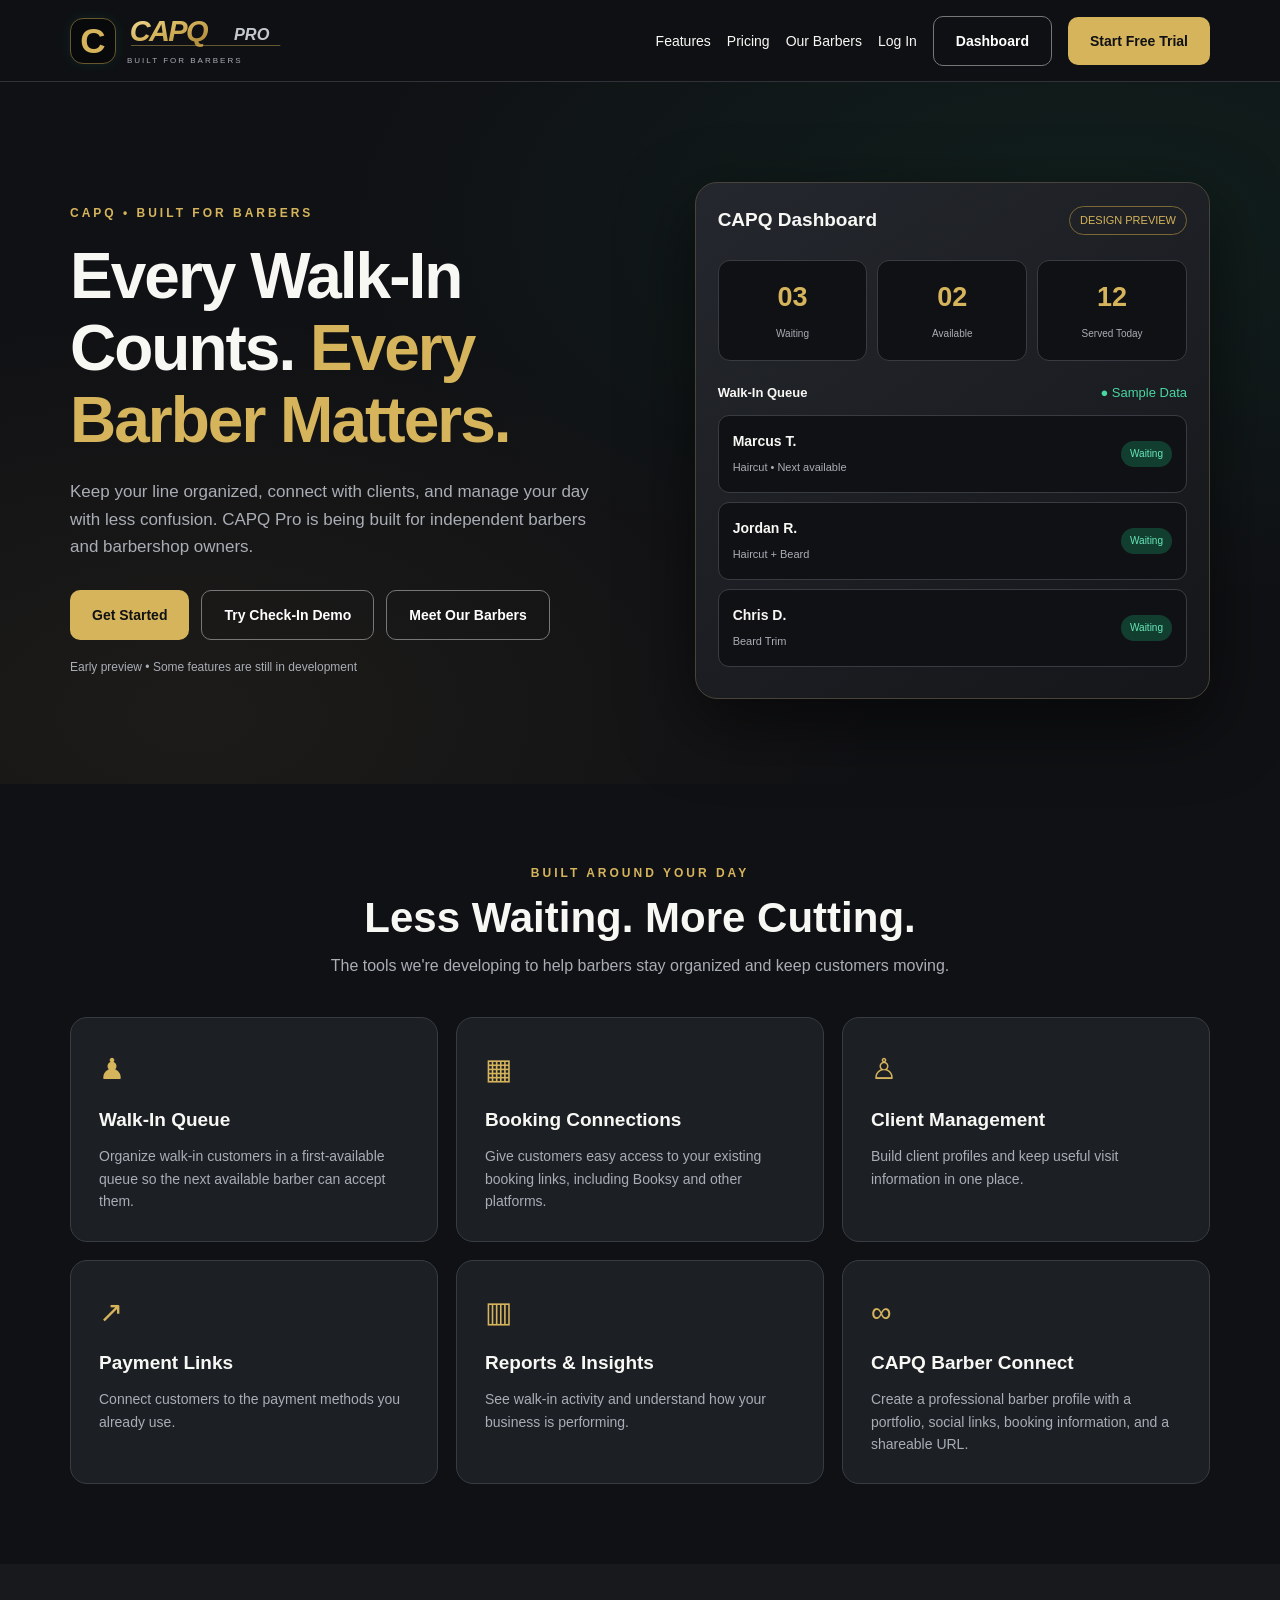
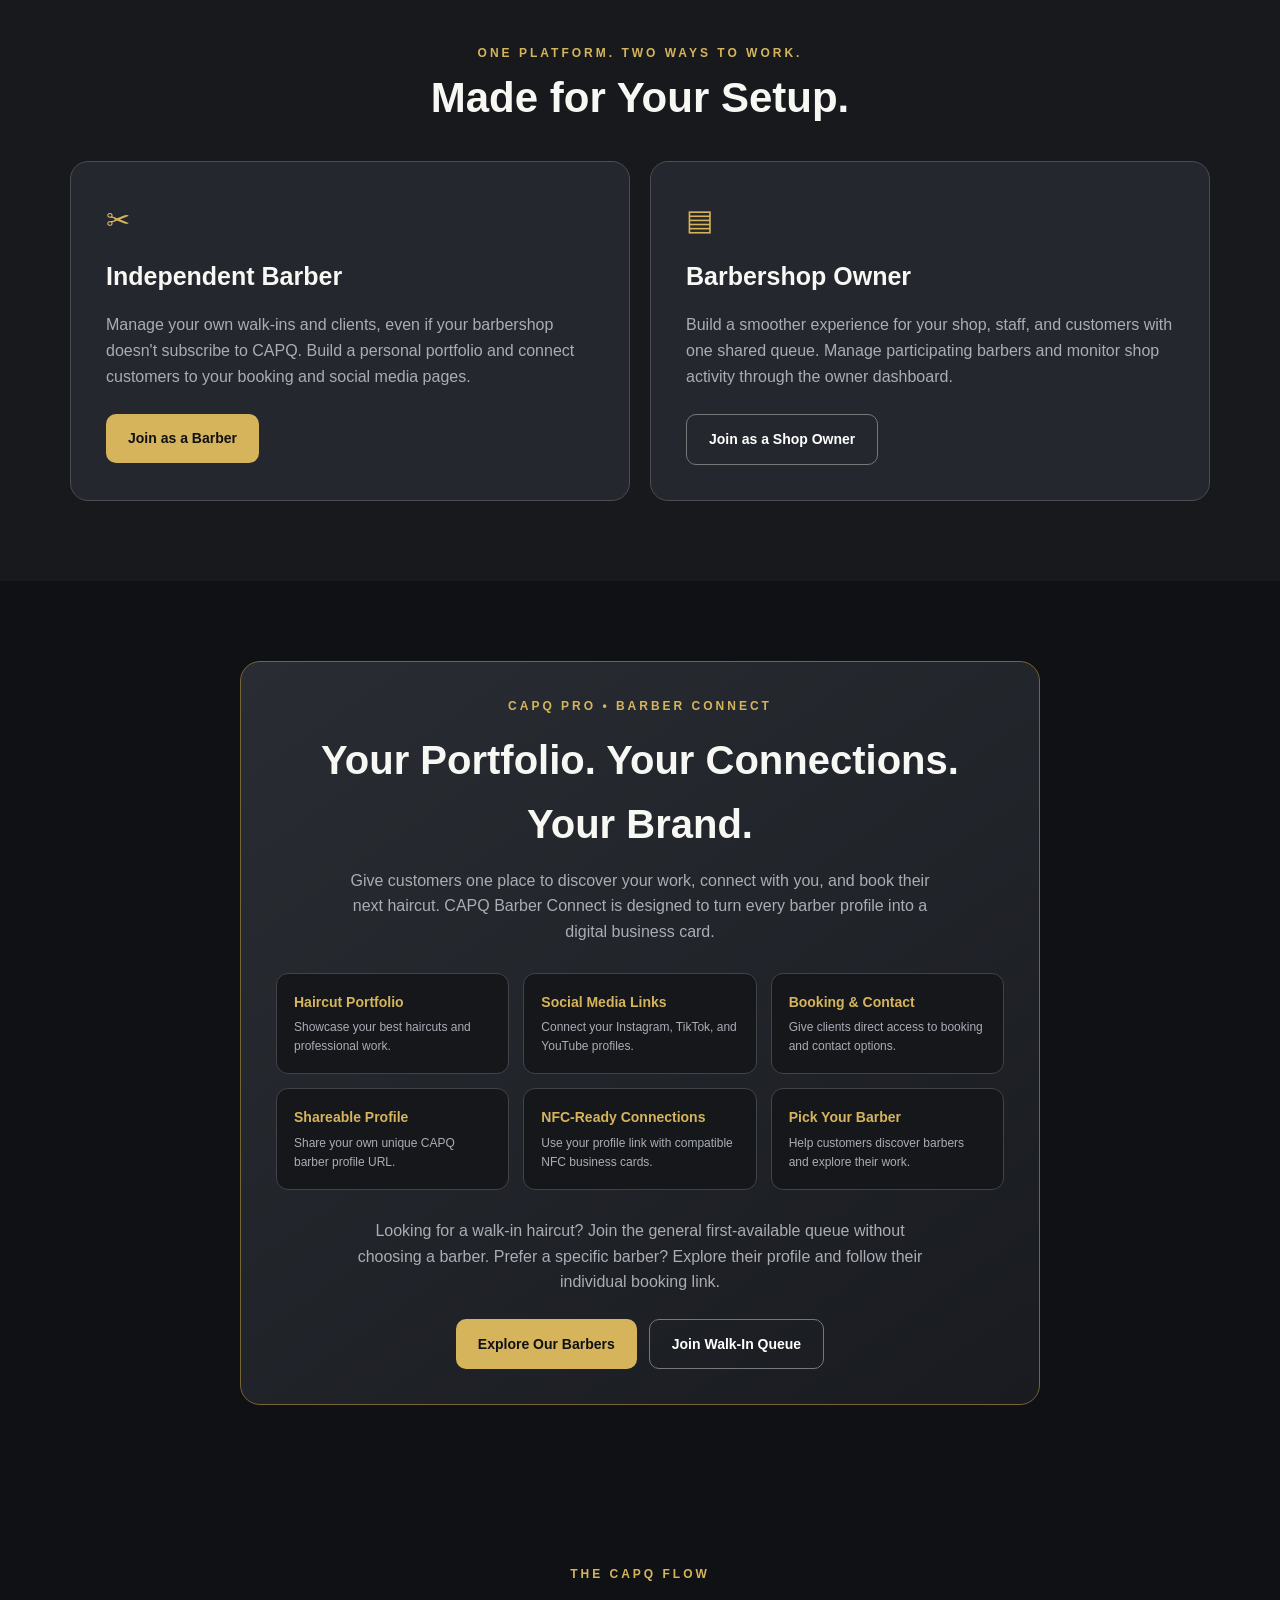
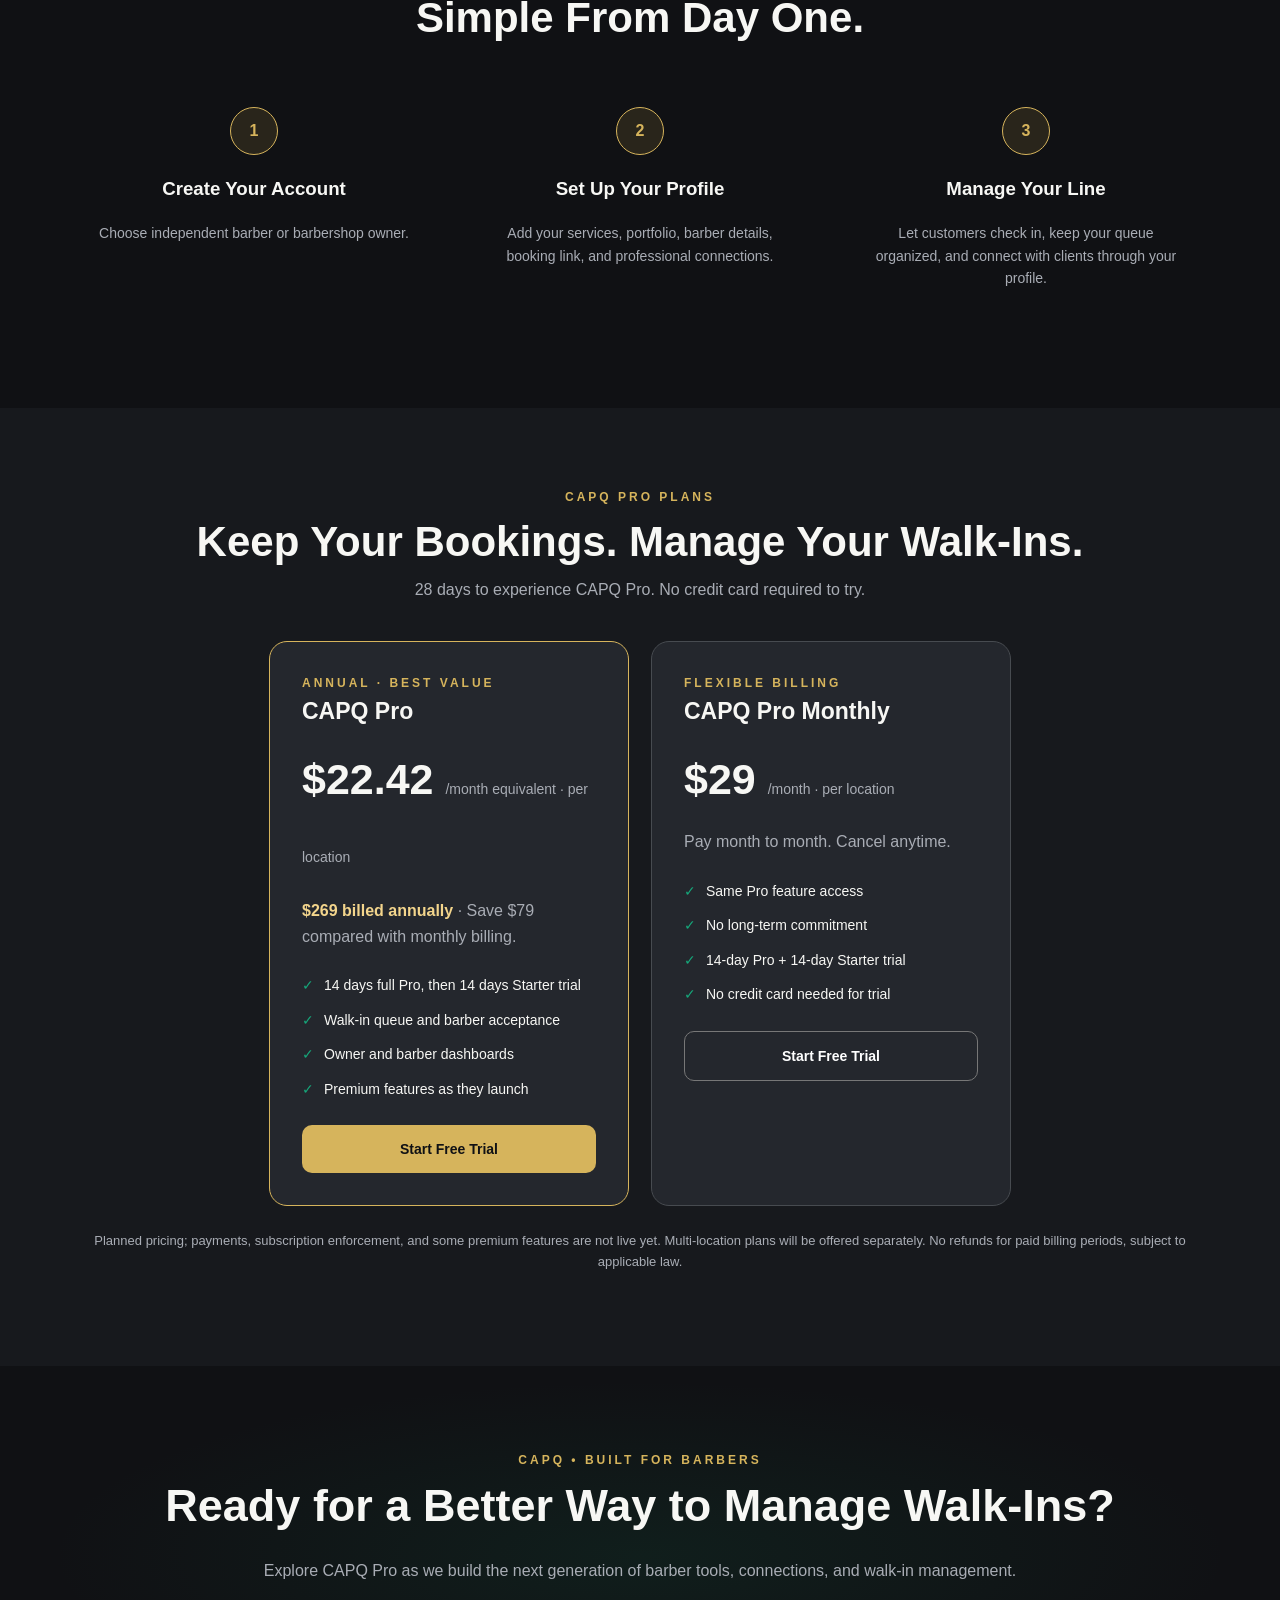
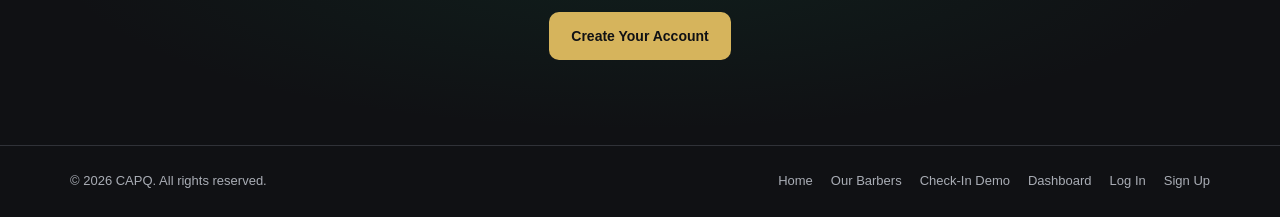
<file: index.html>
<!DOCTYPE html>
<html lang="en">
<head>
  <meta charset="UTF-8">
  <meta name="viewport" content="width=device-width, initial-scale=1">
  <meta name="theme-color" content="#101114">
  <meta name="description" content="CAPQ Pro helps barbers and barbershops organize walk-ins, manage their queue, and connect with clients.">

  <title>CAPQ Pro | Built for Barbers</title>

  <link rel="icon" type="image/svg+xml" href="assets/capq-mark.svg">
  <link rel="stylesheet" href="assets/capq-brand.css">

  <style>
    :root {
      --black: #101114;
      --charcoal: #292D33;
      --gold: #D6B45C;
      --ivory: #F7F7F4;
      --green: #16A77A;
      --muted: #A9ADB5;
    }

    * { box-sizing: border-box; }

    html { scroll-behavior: smooth; }

    body {
      margin: 0;
      background: var(--black);
      color: var(--ivory);
      font-family: Arial, Helvetica, sans-serif;
      line-height: 1.6;
    }

    a {
      color: inherit;
      text-decoration: none;
    }

    button, a {
      -webkit-tap-highlight-color: transparent;
    }

    a:focus-visible, button:focus-visible {
      outline: 3px solid var(--gold);
      outline-offset: 4px;
    }

    .container {
      width: min(1140px, 92%);
      margin: auto;
    }

    .nav {
      border-bottom: 1px solid #303238;
      background: #101114f5;
      position: sticky;
      top: 0;
      z-index: 10;
    }

    .nav-inner {
      display: flex;
      align-items: center;
      justify-content: space-between;
      gap: 20px;
      padding: 14px 0;
    }

    .brand {
      display: flex;
      align-items: center;
      gap: 11px;
      min-width: 0;
    }

    .brand-icon {
      width: 46px;
      height: 46px;
      background: #08090b;
      border: 1px solid #67572c;
      border-radius: 13px;
      display: grid;
      place-items: center;
      box-shadow: 0 0 14px #16a77a22;
      flex-shrink: 0;
    }

    .brand-icon span {
      font-size: 35px;
      font-weight: 900;
      line-height: 1;
      color: var(--gold);
    }

    .brand-tag {
      font-size: 8px;
      letter-spacing: 2px;
      color: var(--muted);
      margin-top: 4px;
    }

    .capq-pro-wordmark {
      max-width: 160px;
      width: 100%;
      height: auto;
      display: block;
    }

    .nav-links {
      display: flex;
      align-items: center;
      gap: 16px;
      font-size: 14px;
    }

    .nav-links a:hover { color: var(--gold); }

    .btn {
      display: inline-flex;
      justify-content: center;
      align-items: center;
      padding: 13px 22px;
      border-radius: 10px;
      font-weight: 800;
      font-size: 14px;
      transition: transform .2s, opacity .2s;
      text-align: center;
      cursor: pointer;
    }

    .btn:hover { transform: translateY(-2px); }

    .btn-gold {
      background: var(--gold);
      color: #101114;
    }

    .btn-outline {
      border: 1px solid #777;
      color: white;
    }

    .btn-green {
      background: var(--green);
      color: white;
    }

    .hero {
      padding: 100px 0 85px;
      background:
        radial-gradient(ellipse at 85% 20%, #116c4b29, transparent 48%),
        radial-gradient(ellipse at 15% 90%, #d6b45c10, transparent 45%);
    }

    .hero-grid {
      display: grid;
      grid-template-columns: 1.05fr .95fr;
      align-items: center;
      gap: 55px;
    }

    .eyebrow {
      color: var(--gold);
      font-size: 12px;
      font-weight: bold;
      letter-spacing: 3px;
      text-transform: uppercase;
    }

    h1 {
      font-size: clamp(39px, 5vw, 65px);
      line-height: 1.12;
      letter-spacing: -2px;
      margin: 18px 0 22px;
    }

    h1 span { color: var(--gold); }

    .hero p {
      color: var(--muted);
      font-size: 17px;
      max-width: 530px;
    }

    .hero-actions {
      display: flex;
      flex-wrap: wrap;
      gap: 12px;
      margin-top: 30px;
    }

    .hero-note {
      margin-top: 18px;
      font-size: 12px;
      color: var(--muted);
    }

    .preview {
      border: 1px solid #49443b;
      border-radius: 22px;
      padding: 22px;
      background: linear-gradient(145deg, #24272d, #141619);
      box-shadow: 0 25px 70px #0008;
    }

    .preview-top {
      display: flex;
      justify-content: space-between;
      align-items: center;
      gap: 12px;
      margin-bottom: 24px;
    }

    .preview-top strong { font-size: 19px; }

    .demo-label {
      color: var(--gold);
      border: 1px solid #7b6737;
      border-radius: 30px;
      padding: 5px 10px;
      font-size: 11px;
    }

    .preview-stats {
      display: grid;
      grid-template-columns: repeat(3, 1fr);
      gap: 10px;
      margin-bottom: 22px;
    }

    .stat {
      padding: 15px 8px;
      background: #101114;
      border: 1px solid #383c42;
      border-radius: 12px;
      text-align: center;
    }

    .stat strong {
      display: block;
      font-size: 27px;
      color: var(--gold);
    }

    .stat small {
      font-size: 10px;
      color: var(--muted);
    }

    .preview-heading {
      display: flex;
      justify-content: space-between;
      margin-bottom: 12px;
      font-size: 13px;
    }

    .status { color: #48d7a1; }

    .queue-item {
      display: flex;
      justify-content: space-between;
      align-items: center;
      gap: 10px;
      padding: 14px;
      margin-bottom: 9px;
      background: #101114;
      border: 1px solid #383c42;
      border-radius: 11px;
    }

    .queue-item strong {
      display: block;
      font-size: 14px;
    }

    .queue-item small {
      color: var(--muted);
      font-size: 11px;
    }

    .pill {
      padding: 5px 9px;
      border-radius: 20px;
      background: #123e30;
      color: #67e8b7;
      font-size: 10px;
      white-space: nowrap;
    }

    section.content { padding: 80px 0; }

    .section-title {
      text-align: center;
      margin-bottom: 38px;
    }

    .section-title h2 {
      font-size: clamp(29px, 4vw, 42px);
      margin: 9px 0;
      line-height: 1.2;
    }

    .section-title p {
      color: var(--muted);
      max-width: 650px;
      margin: 10px auto;
    }

    .cards {
      display: grid;
      grid-template-columns: repeat(3, 1fr);
      gap: 18px;
    }

    .card {
      padding: 28px;
      border-radius: 17px;
      background: #1c1f24;
      border: 1px solid #383c42;
    }

    .card-icon {
      font-size: 29px;
      margin-bottom: 13px;
      color: var(--gold);
    }

    .card h3 {
      margin: 0 0 10px;
      font-size: 19px;
    }

    .card p {
      margin: 0;
      color: var(--muted);
      font-size: 14px;
    }

    .audience { background: #17191d; }

    .audience-grid {
      display: grid;
      grid-template-columns: repeat(2, 1fr);
      gap: 20px;
    }

    .audience-card {
      padding: 35px;
      background: #24272d;
      border: 1px solid #4b4d50;
      border-radius: 18px;
    }

    .audience-card h3 {
      font-size: 25px;
      margin: 0 0 12px;
    }

    .audience-card p {
      color: var(--muted);
      margin-bottom: 25px;
    }

    .steps {
      display: grid;
      grid-template-columns: repeat(3, 1fr);
      gap: 18px;
    }

    .step {
      padding: 25px;
      text-align: center;
    }

    .step-number {
      width: 48px;
      height: 48px;
      border-radius: 50%;
      background: #29251b;
      border: 1px solid var(--gold);
      color: var(--gold);
      display: grid;
      place-items: center;
      margin: 0 auto 18px;
      font-weight: 900;
    }

    .step p {
      color: var(--muted);
      font-size: 14px;
    }

    .pricing { background: #17191d; }

    .pricing-grid {
      display: grid;
      grid-template-columns: repeat(2, minmax(0, 360px));
      justify-content: center;
      gap: 22px;
    }

    .price-card {
      background: #24272d;
      border: 1px solid #474b50;
      padding: 32px;
      border-radius: 18px;
    }

    .price-card.featured {
      border-color: var(--gold);
    }

    .price-card h3 {
      font-size: 23px;
      margin: 0;
    }

    .price {
      font-size: 43px;
      font-weight: 900;
      margin: 15px 0;
    }

    .price small {
      font-size: 14px;
      color: var(--muted);
      font-weight: normal;
    }

    .price-card p { color: var(--muted); }

    .price-card ul {
      list-style: none;
      padding: 0;
      margin: 25px 0;
    }

    .price-card li {
      margin: 12px 0;
      font-size: 14px;
    }

    .price-card li::before {
      content: "✓";
      color: var(--green);
      margin-right: 10px;
    }

    .price-card .btn { width: 100%; }

    .pricing-note {
      color: var(--muted);
      font-size: 13px;
      text-align: center;
      margin-top: 25px;
    }

    .connect-section {
      padding: 80px 0;
      background: #101114;
    }

    .connect-panel {
      max-width: 800px;
      margin: auto;
      background: linear-gradient(145deg, #292D33, #191B20);
      border: 1px solid #786434;
      border-radius: 20px;
      padding: 35px;
      text-align: center;
    }

    .connect-panel h2 {
      font-size: clamp(28px, 4vw, 40px);
      margin: 12px 0;
    }

    .connect-panel p {
      color: var(--muted);
      max-width: 580px;
      margin: 12px auto 24px;
    }

    .connect-actions {
      display: flex;
      justify-content: center;
      flex-wrap: wrap;
      gap: 12px;
    }

    .connect-features {
      display: grid;
      grid-template-columns: repeat(3, 1fr);
      gap: 14px;
      margin: 28px 0;
      text-align: left;
    }

    .connect-feature {
      background: #15171b;
      border: 1px solid #414349;
      border-radius: 12px;
      padding: 17px;
    }

    .connect-feature strong {
      display: block;
      color: var(--gold);
      font-size: 14px;
      margin-bottom: 5px;
    }

    .connect-feature span {
      display: block;
      color: var(--muted);
      font-size: 12px;
    }

    .cta {
      text-align: center;
      padding: 85px 20px;
      background: radial-gradient(ellipse at center, #116c4b25, transparent 65%);
    }

    .cta h2 {
      font-size: clamp(30px, 4vw, 45px);
      margin: 0 0 14px;
    }

    .cta p {
      color: var(--muted);
      margin-bottom: 28px;
    }

    footer {
      border-top: 1px solid #303238;
      padding: 25px 0;
      color: var(--muted);
      font-size: 13px;
    }

    .footer-inner {
      display: flex;
      justify-content: space-between;
      gap: 20px;
      flex-wrap: wrap;
    }

    .footer-links {
      display: flex;
      gap: 18px;
      flex-wrap: wrap;
    }

    @media (max-width: 950px) {
      .nav-links { gap: 10px; }
      .nav-links .desktop-link { display: none; }
    }

    @media (max-width: 850px) {
      .hero-grid { grid-template-columns: 1fr; }
      .hero { padding: 65px 0; }
      .cards { grid-template-columns: repeat(2, 1fr); }
    }

    @media (max-width: 580px) {
      .nav-inner { gap: 8px; }
      .nav-links { gap: 7px; font-size: 12px; }
      .nav-links .btn { padding: 9px 10px; font-size: 12px; }
      .nav-links .login-link { display: none; }
      .brand-icon { width: 36px; height: 36px; }
      .brand-icon span { font-size: 27px; }
      .brand-tag { letter-spacing: 1px; font-size: 7px; }
      .capq-pro-wordmark { max-width: 105px; }

      .cards,
      .audience-grid,
      .steps,
      .pricing-grid,
      .connect-features {
        grid-template-columns: 1fr;
      }

      .hero-actions .btn { flex: 1; }
      section.content { padding: 60px 0; }
      .preview { padding: 15px; }
      .audience-card { padding: 25px; }
      .footer-inner { flex-direction: column; }
      .connect-section { padding: 60px 0; }
      .connect-panel { padding: 24px 18px; }
      .connect-actions .btn { width: 100%; }
    }
  </style>
</head>

<body>

  <nav class="nav">
    <div class="container nav-inner">

      <a href="index.html" class="brand" aria-label="CAPQ Home">
        <div class="brand-icon" aria-hidden="true">
          <span>C</span>
        </div>

        <div>
          <img
            class="capq-pro-wordmark"
            src="assets/capq-wordmark.svg"
            alt="CAPQ Pro"
          >
          <div class="brand-tag">BUILT FOR BARBERS</div>
        </div>
      </a>

      <div class="nav-links">
        <a href="#features" class="desktop-link">Features</a>
        <a href="#pricing" class="desktop-link">Pricing</a>
        <a href="barbers.html" class="desktop-link">Our Barbers</a>
        <a href="login.html" class="login-link">Log In</a>
        <a href="login.html" class="btn btn-outline">Dashboard</a>
        <a href="signup.html" class="btn btn-gold">
          Start Free Trial
        </a>
      </div>

    </div>
  </nav>

  <main>

    <section class="hero">
      <div class="container hero-grid">

        <div>
          <div class="eyebrow">CAPQ • Built for Barbers</div>

          <h1>
            Every Walk-In Counts.
            <span>Every Barber Matters.</span>
          </h1>

          <p>
            Keep your line organized, connect with clients, and manage
            your day with less confusion. CAPQ Pro is being built for
            independent barbers and barbershop owners.
          </p>

          <div class="hero-actions">
            <a href="signup.html" class="btn btn-gold">
              Get Started
            </a>

            <a href="checkin.html" class="btn btn-outline">
              Try Check-In Demo
            </a>

            <a href="barbers.html" class="btn btn-outline">
              Meet Our Barbers
            </a>
          </div>

          <div class="hero-note">
            Early preview • Some features are still in development
          </div>
        </div>

        <div class="preview" aria-label="Example CAPQ dashboard">

          <div class="preview-top">
            <strong>CAPQ Dashboard</strong>
            <span class="demo-label">DESIGN PREVIEW</span>
          </div>

          <div class="preview-stats">
            <div class="stat">
              <strong>03</strong>
              <small>Waiting</small>
            </div>

            <div class="stat">
              <strong>02</strong>
              <small>Available</small>
            </div>

            <div class="stat">
              <strong>12</strong>
              <small>Served Today</small>
            </div>
          </div>

          <div class="preview-heading">
            <strong>Walk-In Queue</strong>
            <span class="status">● Sample Data</span>
          </div>

          <div class="queue-item">
            <div>
              <strong>Marcus T.</strong>
              <small>Haircut • Next available</small>
            </div>
            <span class="pill">Waiting</span>
          </div>

          <div class="queue-item">
            <div>
              <strong>Jordan R.</strong>
              <small>Haircut + Beard</small>
            </div>
            <span class="pill">Waiting</span>
          </div>

          <div class="queue-item">
            <div>
              <strong>Chris D.</strong>
              <small>Beard Trim</small>
            </div>
            <span class="pill">Waiting</span>
          </div>

        </div>
      </div>
    </section>

    <section id="features" class="content">
      <div class="container">

        <div class="section-title">
          <div class="eyebrow">Built Around Your Day</div>
          <h2>Less Waiting. More Cutting.</h2>
          <p>
            The tools we're developing to help barbers
            stay organized and keep customers moving.
          </p>
        </div>

        <div class="cards">

          <div class="card">
            <div class="card-icon">♟</div>
            <h3>Walk-In Queue</h3>
            <p>
              Organize walk-in customers in a first-available
              queue so the next available barber can accept them.
            </p>
          </div>

          <div class="card">
            <div class="card-icon">▦</div>
            <h3>Booking Connections</h3>
            <p>
              Give customers easy access to your existing
              booking links, including Booksy and other platforms.
            </p>
          </div>

          <div class="card">
            <div class="card-icon">♙</div>
            <h3>Client Management</h3>
            <p>
              Build client profiles and keep useful visit
              information in one place.
            </p>
          </div>

          <div class="card">
            <div class="card-icon">↗</div>
            <h3>Payment Links</h3>
            <p>
              Connect customers to the payment methods
              you already use.
            </p>
          </div>

          <div class="card">
            <div class="card-icon">▥</div>
            <h3>Reports &amp; Insights</h3>
            <p>
              See walk-in activity and understand how
              your business is performing.
            </p>
          </div>

          <div class="card">
            <div class="card-icon">∞</div>
            <h3>CAPQ Barber Connect</h3>
            <p>
              Create a professional barber profile with a portfolio,
              social links, booking information, and a shareable URL.
            </p>
          </div>

        </div>
      </div>
    </section>

    <section class="content audience">
      <div class="container">

        <div class="section-title">
          <div class="eyebrow">
            One Platform. Two Ways to Work.
          </div>
          <h2>Made for Your Setup.</h2>
        </div>

        <div class="audience-grid">

          <div class="audience-card">
            <div class="card-icon">✂</div>
            <h3>Independent Barber</h3>
            <p>
              Manage your own walk-ins and clients, even if
              your barbershop doesn't subscribe to CAPQ.
              Build a personal portfolio and connect customers
              to your booking and social media pages.
            </p>
            <a href="signup.html" class="btn btn-gold">
              Join as a Barber
            </a>
          </div>

          <div class="audience-card">
            <div class="card-icon">▤</div>
            <h3>Barbershop Owner</h3>
            <p>
              Build a smoother experience for your shop,
              staff, and customers with one shared queue.
              Manage participating barbers and monitor
              shop activity through the owner dashboard.
            </p>
            <a href="signup.html" class="btn btn-outline">
              Join as a Shop Owner
            </a>
          </div>

        </div>
      </div>
    </section>

    <section class="connect-section" id="barber-connect">
      <div class="container">

        <div class="connect-panel">
          <div class="eyebrow">
            CAPQ PRO • BARBER CONNECT
          </div>

          <h2>Your Portfolio. Your Connections. Your Brand.</h2>

          <p>
            Give customers one place to discover your work,
            connect with you, and book their next haircut.
            CAPQ Barber Connect is designed to turn every
            barber profile into a digital business card.
          </p>

          <div class="connect-features">

            <div class="connect-feature">
              <strong>Haircut Portfolio</strong>
              <span>
                Showcase your best haircuts and professional work.
              </span>
            </div>

            <div class="connect-feature">
              <strong>Social Media Links</strong>
              <span>
                Connect your Instagram, TikTok, and YouTube profiles.
              </span>
            </div>

            <div class="connect-feature">
              <strong>Booking &amp; Contact</strong>
              <span>
                Give clients direct access to booking and contact options.
              </span>
            </div>

            <div class="connect-feature">
              <strong>Shareable Profile</strong>
              <span>
                Share your own unique CAPQ barber profile URL.
              </span>
            </div>

            <div class="connect-feature">
              <strong>NFC-Ready Connections</strong>
              <span>
                Use your profile link with compatible NFC business cards.
              </span>
            </div>

            <div class="connect-feature">
              <strong>Pick Your Barber</strong>
              <span>
                Help customers discover barbers and explore their work.
              </span>
            </div>

          </div>

          <p>
            Looking for a walk-in haircut? Join the general
            first-available queue without choosing a barber.
            Prefer a specific barber? Explore their profile
            and follow their individual booking link.
          </p>

          <div class="connect-actions">
            <a href="barbers.html" class="btn btn-gold">
              Explore Our Barbers
            </a>

            <a href="checkin.html" class="btn btn-outline">
              Join Walk-In Queue
            </a>
          </div>
        </div>

      </div>
    </section>

    <section class="content">
      <div class="container">

        <div class="section-title">
          <div class="eyebrow">The CAPQ Flow</div>
          <h2>Simple From Day One.</h2>
        </div>

        <div class="steps">

          <div class="step">
            <div class="step-number">1</div>
            <h3>Create Your Account</h3>
            <p>
              Choose independent barber or barbershop owner.
            </p>
          </div>

          <div class="step">
            <div class="step-number">2</div>
            <h3>Set Up Your Profile</h3>
            <p>
              Add your services, portfolio, barber details,
              booking link, and professional connections.
            </p>
          </div>

          <div class="step">
            <div class="step-number">3</div>
            <h3>Manage Your Line</h3>
            <p>
              Let customers check in, keep your queue organized,
              and connect with clients through your profile.
            </p>
          </div>

        </div>
      </div>
    </section>

    <section id="pricing" class="content pricing">
      <div class="container">

        <div class="section-title">
          <div class="eyebrow">CAPQ PRO PLANS</div>
          <h2>Keep Your Bookings. Manage Your Walk-Ins.</h2>
          <p>
            28 days to experience CAPQ Pro.
            No credit card required to try.
          </p>
        </div>

        <div class="pricing-grid">

          <div class="price-card featured capq-gold-border">
            <div class="eyebrow">ANNUAL · BEST VALUE</div>
            <h3>CAPQ Pro</h3>

            <div class="price">
              $22.42
              <small>/month equivalent · per location</small>
            </div>

            <p>
              <strong style="color:#f3d58c">
                $269 billed annually
              </strong>
              · Save $79 compared with monthly billing.
            </p>

            <ul>
              <li>14 days full Pro, then 14 days Starter trial</li>
              <li>Walk-in queue and barber acceptance</li>
              <li>Owner and barber dashboards</li>
              <li>Premium features as they launch</li>
            </ul>

            <a href="signup.html" class="btn btn-gold">
              Start Free Trial
            </a>
          </div>

          <div class="price-card">
            <div class="eyebrow">FLEXIBLE BILLING</div>
            <h3>CAPQ Pro Monthly</h3>

            <div class="price">
              $29
              <small>/month · per location</small>
            </div>

            <p>
              Pay month to month. Cancel anytime.
            </p>

            <ul>
              <li>Same Pro feature access</li>
              <li>No long-term commitment</li>
              <li>14-day Pro + 14-day Starter trial</li>
              <li>No credit card needed for trial</li>
            </ul>

            <a href="signup.html" class="btn btn-outline">
              Start Free Trial
            </a>
          </div>

        </div>

        <p class="pricing-note">
          Planned pricing; payments, subscription enforcement,
          and some premium features are not live yet.
          Multi-location plans will be offered separately.
          No refunds for paid billing periods, subject to applicable law.
        </p>

      </div>
    </section>

    <section class="cta">
      <div class="container">

        <div class="eyebrow">CAPQ • Built for Barbers</div>

        <h2>Ready for a Better Way to Manage Walk-Ins?</h2>

        <p>
          Explore CAPQ Pro as we build the next generation
          of barber tools, connections, and walk-in management.
        </p>

        <a href="signup.html" class="btn btn-gold">
          Create Your Account
        </a>

      </div>
    </section>

  </main>

  <footer>
    <div class="container footer-inner">

      <div>© 2026 CAPQ. All rights reserved.</div>

      <div class="footer-links">
        <a href="index.html">Home</a>
        <a href="barbers.html">Our Barbers</a>
        <a href="checkin.html">Check-In Demo</a>
        <a href="login.html">Dashboard</a>
        <a href="login.html">Log In</a>
        <a href="signup.html">Sign Up</a>
      </div>

    </div>
  </footer>

  <script src="assets/capq-nav.js" defer></script>

</body>
</html>
</file>
<file: assets/capq-brand.css>
/* CAPQ PRO — SHARED BRAND STYLES */

:root {
  --capq-black: #101114;
  --capq-charcoal: #292D33;
  --capq-gold: #D6B45C;
  --capq-silver: #C4C8CE;
  --capq-green: #16A77A;
  --capq-white: #F7F7F4;
}

.capq-pro-wordmark {
  display: block;
  width: 155px;
  max-width: 100%;
  height: auto;
}

.capq-gold-border {
  border: 1px solid var(--capq-gold) !important;
}

.capq-panel-border {
  border-color: #655735 !important;
}

a:focus-visible,
button:focus-visible,
input:focus-visible,
select:focus-visible {
  outline: 2px solid var(--capq-gold);
  outline-offset: 3px;
}

@media (max-width: 480px) {
  .capq-pro-wordmark {
    width: 130px;
  }
}
</file>
